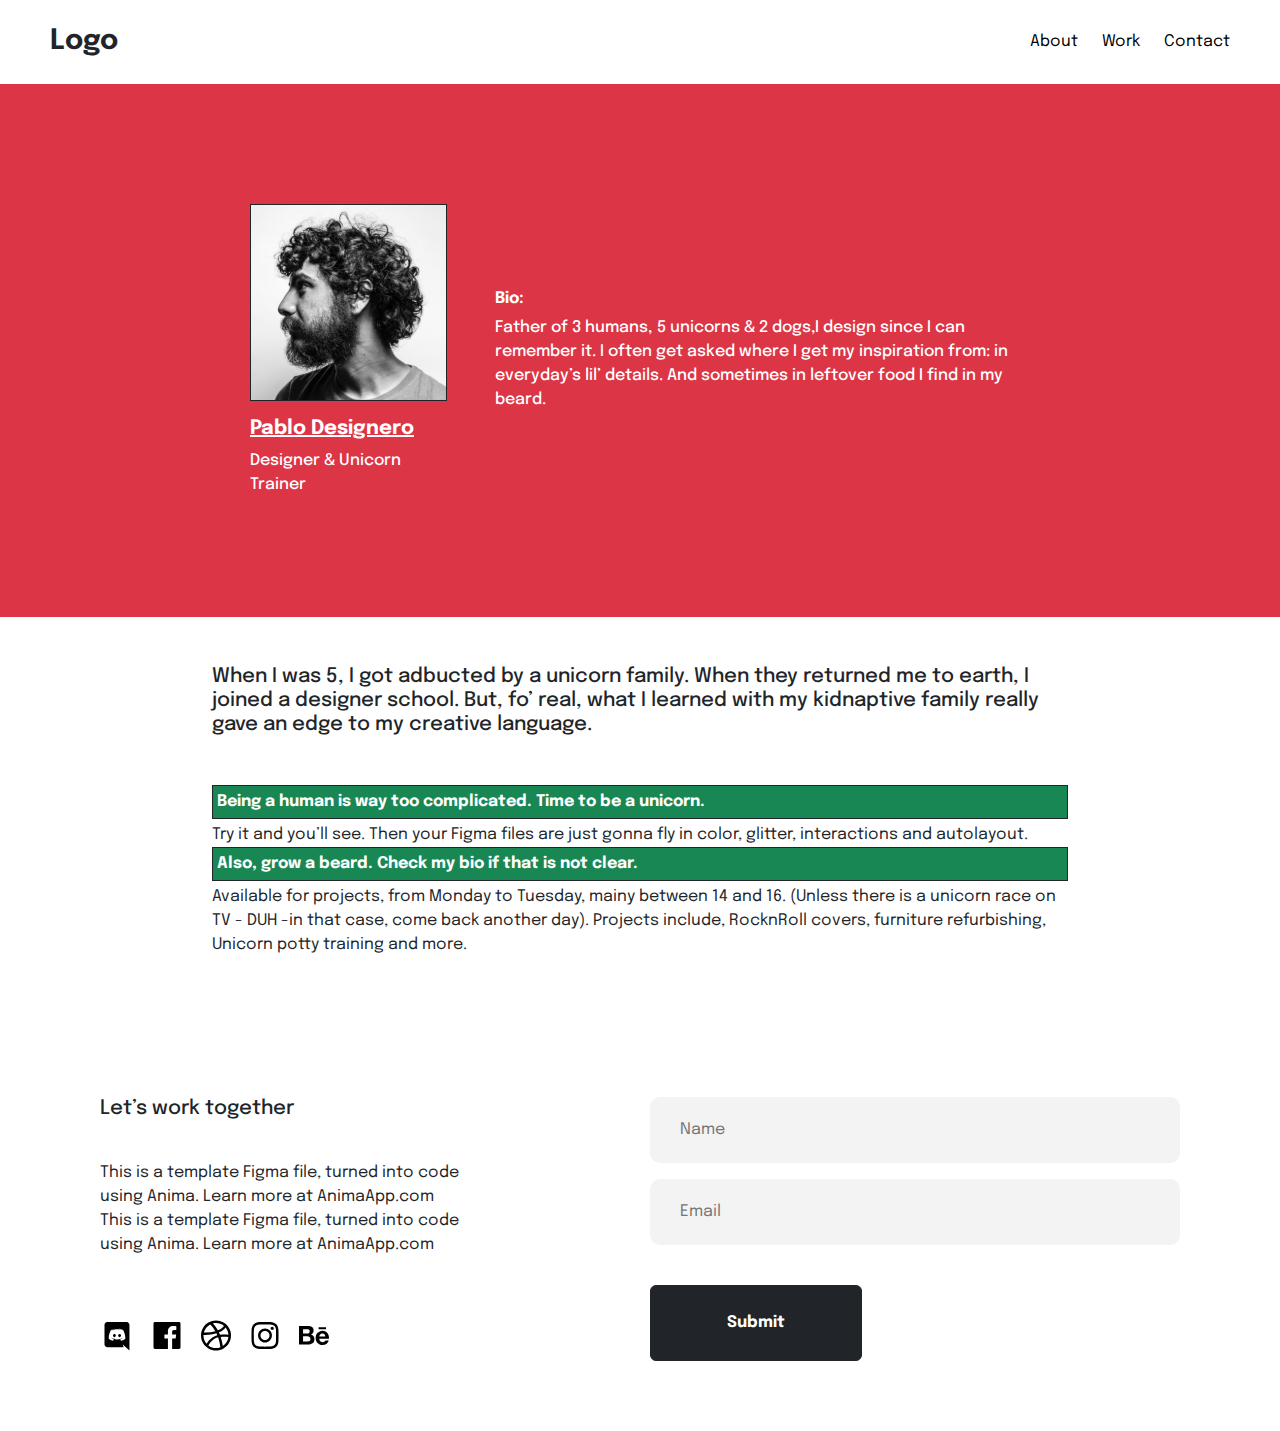
<file: index.html>
<!DOCTYPE html>
<html lang="en">
<head>
    <meta charset="UTF-8">
    <meta name="viewport" content="width=device-width, initial-scale=1.0">
    <title>Git/Github</title>
    <link href="https://cdn.jsdelivr.net/npm/bootstrap@5.3.3/dist/css/bootstrap.min.css" rel="stylesheet" integrity="sha384-QWTKZyjpPEjISv5WaRU9OFeRpok6YctnYmDr5pNlyT2bRjXh0JMhjY6hW+ALEwIH" crossorigin="anonymous">
    <script src="https://cdn.jsdelivr.net/npm/bootstrap@5.3.3/dist/js/bootstrap.bundle.min.js" integrity="sha384-YvpcrYf0tY3lHB60NNkmXc5s9fDVZLESaAA55NDzOxhy9GkcIdslK1eN7N6jIeHz" crossorigin="anonymous"></script>
    <link rel="preconnect" href="https://fonts.googleapis.com">
    <link rel="preconnect" href="https://fonts.gstatic.com" crossorigin>
    <link href="https://fonts.googleapis.com/css2?family=Epilogue:ital,wght@0,100..900;1,100..900&display=swap" rel="stylesheet">   
    <link rel="stylesheet" href="./index.css">
</head>
<body>
    <header class="header d-flex align-items-center justify-content-between" style="padding: 25px 50px;">
        <h2 class="fs-3 fw-bolder">Logo</h2>

        <nav class="d-flex gap-4 f-2">
    
            <a  class="text-decoration-none text-black" href="https://www.britannica.com/biography/Leonardo-da-Vinci">About</a>
            <a  class="text-decoration-none text-black" href="https://www.britannica.com/biography/Leonardo-da-Vinci">Work</a>
            <a  class="text-decoration-none text-black" href="https://www.britannica.com/biography/Leonardo-da-Vinci">Contact</a>
    
        </nav>
    </header>

    <section class="d-flex justify-content-center bg-danger text-white">
        <div class="d-flex align-items-center gap-5" style="width: 780px; padding: 120px 0px;">
            <div class="profile-section">
                <img src="./Image.svg" alt="profile" class="border border-dark">
    
                <h4 class="text-decoration-underline fw-bolder fs-5 mt-3">Pablo Designero</h4>
                <p class="fw-medium fs-6">Designer & Unicorn </br> Trainer</p>
            </div>
            <div class="bio-p" style="width: 515px;">
                <h5 class="fs-6 fw-bolder">Bio:</h5>
                <p class="fw-medium">
                    Father of 3 humans, 5 unicorns & 2 dogs,I design since I can remember it.
                    I often get asked where I get my inspiration from: in everyday’s lil’ details. And sometimes in leftover food I find in my beard.
                </p>
            </div>
        </div>
    </section>

    <section class="about-section container" style="width: 880px;">
        <h5 class="about-p mt-5">
            When I was 5, I got adbucted by a unicorn family.
            When they returned me to earth, I joined a designer school. But, fo’ real, what I learned with my kidnaptive family really gave an edge to my creative language.
        </h5>

        <div class="bg-success mt-5 p-1 border border-dark text-white fw-bold">
            Being a human is way too complicated. Time to be a unicorn.
        </div>
        <p class="mt-1">
            Try it and you’ll see. Then your Figma files are just gonna fly in color, glitter, interactions and autolayout.
        </p>
        <div class="bg-success p-1 border border-dark text-white fw-bold">
            Also, grow a beard. Check my bio if that is not clear.
        </div>
        <p class="mt-1">
            Available for projects, from Monday to Tuesday, mainy between 14 and 16. (Unless there is a unicorn race on TV - DUH -in that case, come back another day).
            Projects include, RocknRoll covers, furniture refurbishing, Unicorn potty training and more.    
        </p>
    </section>

    <footer class="register-section" style="margin-top: 70px; padding: 70px 0px;">
        <div class="d-flex justify-content-center"> 
            <div class="first-card" style="width:360px;">
                <div class="card-body">
                  <h5 class="card-title">Let’s work together</h5>
                  <p class="card-text" style="margin-top: 40px;">
                    This is a template Figma file, turned into code using Anima. Learn more at AnimaApp.com This is a template Figma file, turned into code using Anima.
                    Learn more at AnimaApp.com
                  </p>
                  <img src="./Social icons.svg" style="margin-top: 60px;" alt="Icons">
                </div>
            </div>
            <div class="register-box" style="width:530px; margin-left: 190px;">
                <div class="d-flex flex-column gap-3">
                    <input type="text"  class="register-input" placeholder="Name">
                    <input type="text"  class="register-input" placeholder="Email">
                </div>

                <button type="button" class="btn btn-dark fw-bolder" style="padding: 25px; margin-top: 40px; width: 40%;">Submit</button>
            </div>
        </div>
    </footer>
</body>
</html>
</file>
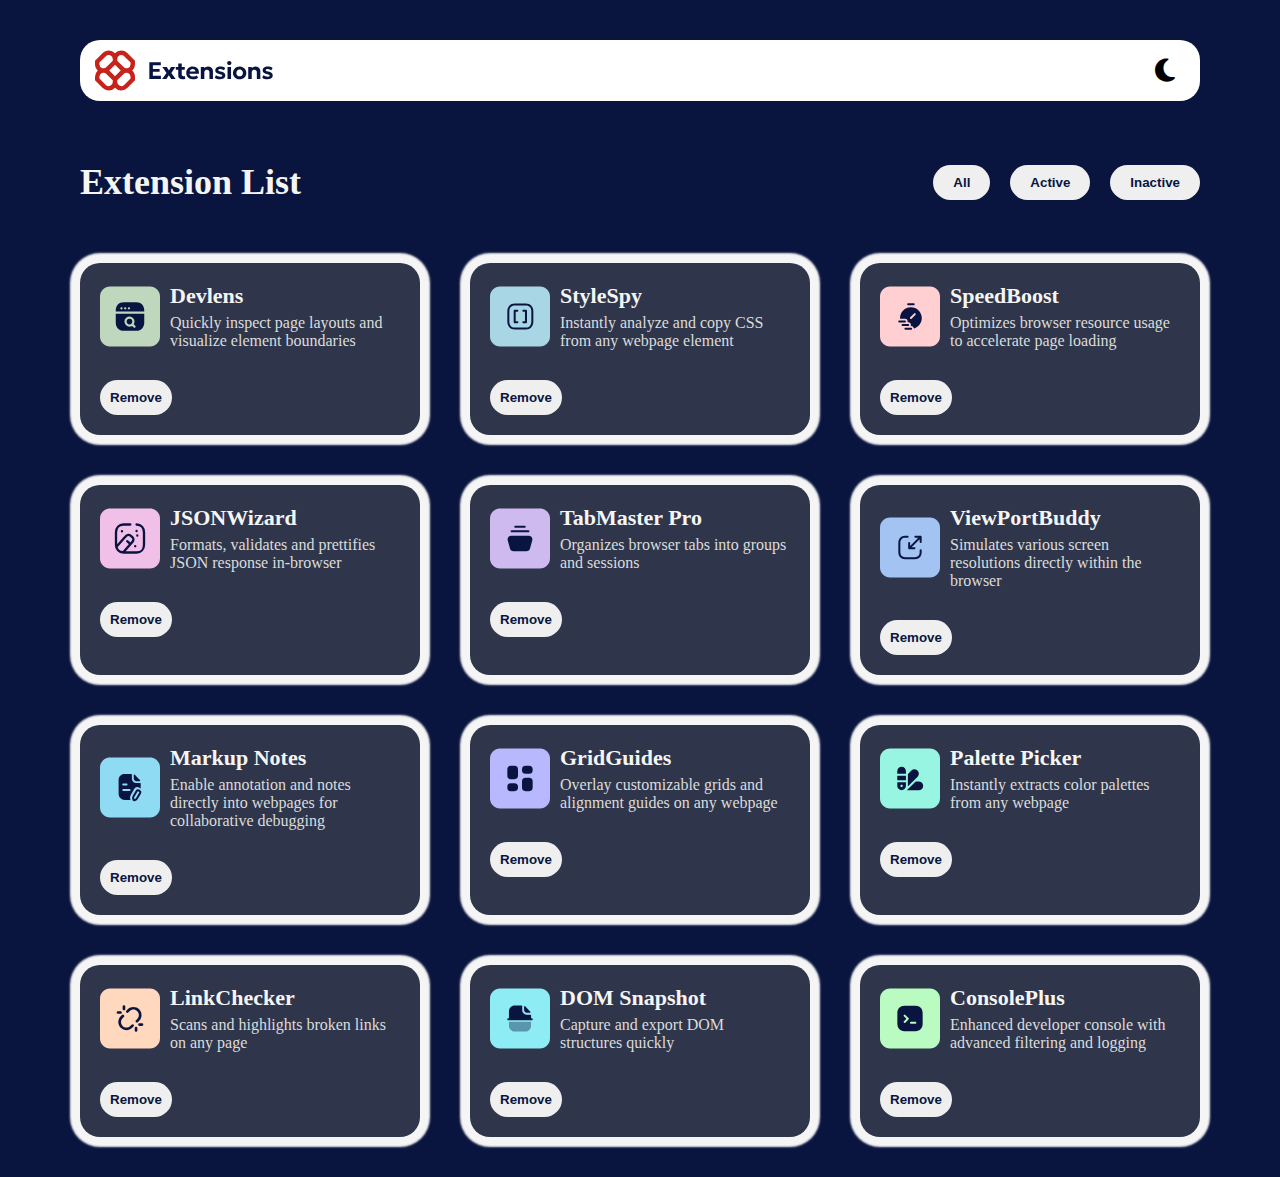
<file: Manager-UI/index.html>
<!DOCTYPE html>
<html lang="en">
<head>
  <meta charset="UTF-8" />
  <meta name="viewport" content="width=device-width, initial-scale=1.0" />
  <link rel="icon" type="image/png" sizes="32x32" href="./assets/images/favicon-32x32.png" />
  <link
    rel="stylesheet"
    href="https://cdnjs.cloudflare.com/ajax/libs/font-awesome/6.7.2/css/all.min.css"
    integrity="sha512-Evv84Mr4kqVGRNSgIGL/F/aIDqQb7xQ2vcrdIwxfjThSH8CSR7PBEakCr51Ck+w+/U6swU2Im1vVX0SVk9ABhg=="
    crossorigin="anonymous"
    referrerpolicy="no-referrer"
  />
  <title>Manager UI</title>
  <link rel="stylesheet" href="style.css" />
</head>
<body>
  <div class="web-background" id="background">
    <header>
      <div class="header" id="header">
        <img src="./assets/images/logo.svg" alt="Web-Logo" />

        <button class="theme-btn" id="theme-toggle">
          <i class="fa-solid fa-sun fa-2xl"></i>
          <i class="fa-solid fa-moon fa-2xl"></i>
        </button>
      </div>
    </header>

    <section class="nav-bar-section">
      <div class="flex">
        <h1>Extension List</h1>

        <div class="nav-bar">
          <button id="all-btn">All</button>
          <button id="active-btn">Active</button>
          <button id="inactive-btn">Inactive</button>
        </div>
      </div>
    </section>

    <section class="card-section">
      <div class="card-container">
        <!-- Card 1 -->
        <div class="card">
          <div class="card-info">
            <img src="./assets/images/logo-devlens.svg" alt="Devlens Logo" />
            <div class="card-description">
              <h3>Devlens</h3>
              <p>Quickly inspect page layouts and visualize element boundaries</p>
            </div>
          </div>
          <button class="remove-btn">Remove</button>
        </div>

        <!-- Card 2 -->
        <div class="card">
          <div class="card-info">
            <img src="./assets/images/logo-style-spy.svg" alt="StyleSpy Logo" />
            <div class="card-description">
              <h3>StyleSpy</h3>
              <p>Instantly analyze and copy CSS from any webpage element</p>
            </div>
          </div>
          <button class="remove-btn">Remove</button>
        </div>

        <!-- Card 3 -->
        <div class="card">
          <div class="card-info">
            <img src="./assets/images/logo-speed-boost.svg" alt="SpeedBoost Logo" />
            <div class="card-description">
              <h3>SpeedBoost</h3>
              <p>Optimizes browser resource usage to accelerate page loading</p>
            </div>
          </div>
          <button class="remove-btn">Remove</button>
        </div>

        <!-- Card 4 -->
        <div class="card">
          <div class="card-info">
            <img src="./assets/images/logo-json-wizard.svg" alt="JSONWizard Logo" />
            <div class="card-description">
              <h3>JSONWizard</h3>
              <p>Formats, validates and prettifies JSON response in-browser</p>
            </div>
          </div>
          <button class="remove-btn">Remove</button>
        </div>

        <!-- Card 5 -->
        <div class="card">
          <div class="card-info">
            <img src="./assets/images/logo-tab-master-pro.svg" alt="TabMaster Pro Logo" />
            <div class="card-description">
              <h3>TabMaster Pro</h3>
              <p>Organizes browser tabs into groups and sessions</p>
            </div>
          </div>
          <button class="remove-btn">Remove</button>
        </div>

        <!-- Card 6 -->
        <div class="card">
          <div class="card-info">
            <img src="./assets/images/logo-viewport-buddy.svg" alt="ViewPortBuddy Logo" />
            <div class="card-description">
              <h3>ViewPortBuddy</h3>
              <p>Simulates various screen resolutions directly within the browser</p>
            </div>
          </div>
          <button class="remove-btn">Remove</button>
        </div>

        <!-- Card 7 -->
        <div class="card">
          <div class="card-info">
            <img src="./assets/images/logo-markup-notes.svg" alt="Markup Notes Logo" />
            <div class="card-description">
              <h3>Markup Notes</h3>
              <p>Enable annotation and notes directly into webpages for collaborative debugging</p>
            </div>
          </div>
          <button class="remove-btn">Remove</button>
        </div>

        <!-- Card 8 -->
        <div class="card">
          <div class="card-info">
            <img src="./assets/images/logo-grid-guides.svg" alt="GridGuides Logo" />
            <div class="card-description">
              <h3>GridGuides</h3>
              <p>Overlay customizable grids and alignment guides on any webpage</p>
            </div>
          </div>
          <button class="remove-btn">Remove</button>
        </div>

        <!-- Card 9 -->
        <div class="card">
          <div class="card-info">
            <img src="./assets/images/logo-palette-picker.svg" alt="Palette Picker Logo" />
            <div class="card-description">
              <h3>Palette Picker</h3>
              <p>Instantly extracts color palettes from any webpage</p>
            </div>
          </div>
          <button class="remove-btn">Remove</button>
        </div>

        <!-- Card 10 -->
        <div class="card">
          <div class="card-info">
            <img src="./assets/images/logo-link-checker.svg" alt="LinkChecker Logo" />
            <div class="card-description">
              <h3>LinkChecker</h3>
              <p>Scans and highlights broken links on any page</p>
            </div>
          </div>
          <button class="remove-btn">Remove</button>
        </div>

        <!-- Card 11 -->
        <div class="card">
          <div class="card-info">
            <img src="./assets/images/logo-dom-snapshot.svg" alt="DOM Snapshot Logo" />
            <div class="card-description">
              <h3>DOM Snapshot</h3>
              <p>Capture and export DOM structures quickly</p>
            </div>
          </div>
          <button class="remove-btn">Remove</button>
        </div>

        <!-- Card 12 -->
        <div class="card">
          <div class="card-info">
            <img src="./assets/images/logo-console-plus.svg" alt="ConsolePlus Logo" />
            <div class="card-description">
              <h3>ConsolePlus</h3>
              <p>Enhanced developer console with advanced filtering and logging</p>
            </div>
          </div>
          <button class="remove-btn">Remove</button>
        </div>
      </div>
    </section>
  </div>

  <script src="main.js"></script>
</body>
</html>
</file>
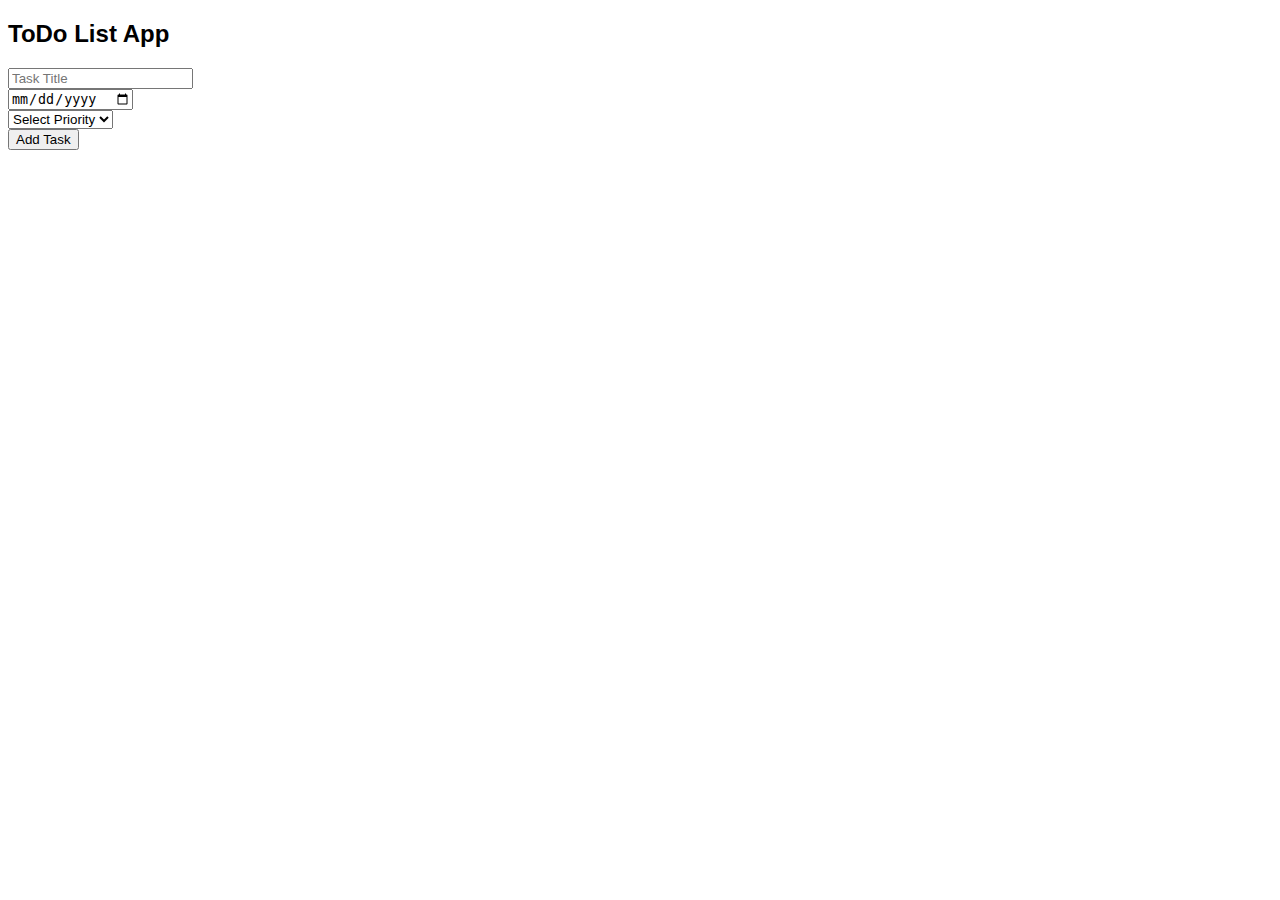
<file: To Do List App/index.html>
<!DOCTYPE html>
<html lang="en">

<head>
    <meta charset="UTF-8">
    <meta name="viewport" content="width=device-width, initial-scale=1.0">
    <link href="https://cdn.jsdelivr.net/npm/bootstrap@5.3.5/dist/css/bootstrap.min.css" rel="stylesheet"
        integrity="sha384-SgOJa3DmI69IUzQ2PVdRZhwQ+dy64/BUtbMJw1MZ8t5HZApcHrRKUc4W0kG879m7" crossorigin="anonymous">
    <script src="https://cdn.jsdelivr.net/npm/bootstrap@5.3.5/dist/js/bootstrap.bundle.min.js"
        integrity="sha384-k6d4wzSIapyDyv1kpU366/PK5hCdSbCRGRCMv+eplOQJWyd1fbcAu9OCUj5zNLiq"
        crossorigin="anonymous"></script>
    <link rel="stylesheet" href="./style.css">
    <title>To Do List App</title>
</head>

<body>
    <section class="bg-light vh-100">

        <div class="container py-5">
            <h2 class="text-center mb-4">ToDo List App</h2>

            <form id="task-form" class="mb-4">
                <div class="row g-3">
                    <div class="col-md-4">
                        <input type="text" class="form-control" id="title" placeholder="Task Title" required />
                    </div>

                    <div class="col-md-3">
                        <input type="date" class="form-control" id="due-date" required />
                    </div>

                    <div class="col-md-3">
                        <select class="form-select" id="priority" required>
                            <option value="">Select Priority</option>
                            <option value="Easy">Easy</option>
                            <option value="Medium">Medium</option>
                            <option value="Hard">Hard</option>
                        </select>
                    </div>

                    <div class="col-md-2">
                        <button type="submit" class="btn btn-primary w-100">Add Task</button>
                    </div>
                </div>
            </form>

            <div id="task-list">

            </div>
        </div>
    </section>

    <script src="./main.js"></script>
</body>

</html>
</file>
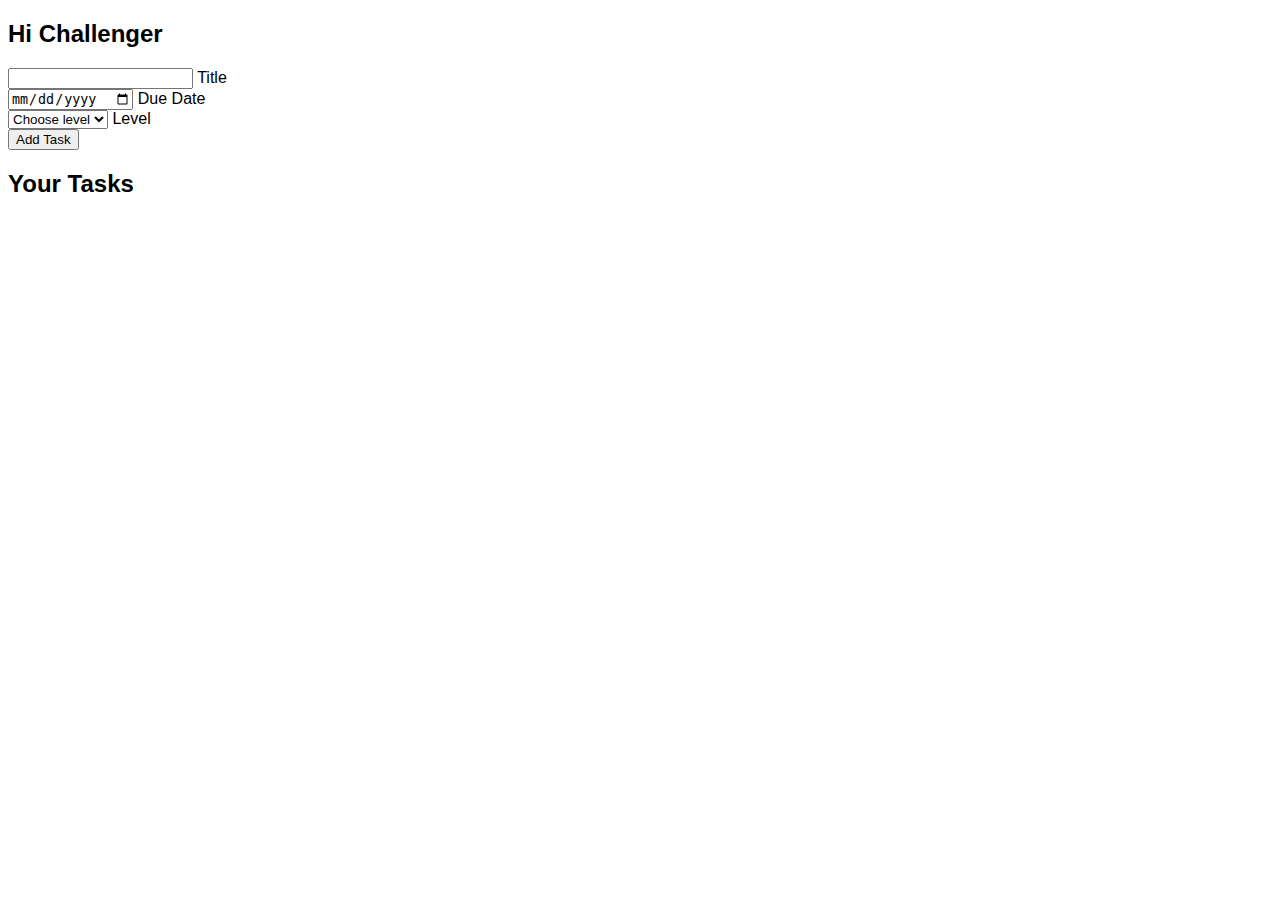
<file: ToDoList App/index.html>
<!DOCTYPE html>
<html lang="en">
<head>
  <meta charset="UTF-8">
  <meta name="viewport" content="width=device-width, initial-scale=1.0">
  <link rel="stylesheet" href="./style.css">
  <link href="https://cdn.jsdelivr.net/npm/bootstrap@5.3.5/dist/css/bootstrap.min.css" rel="stylesheet"
        integrity="sha384-SgOJa3DmI69IUzQ2PVdRZhwQ+dy64/BUtbMJw1MZ8t5HZApcHrRKUc4W0kG879m7" crossorigin="anonymous">
    <script src="https://cdn.jsdelivr.net/npm/bootstrap@5.3.5/dist/js/bootstrap.bundle.min.js"
        integrity="sha384-k6d4wzSIapyDyv1kpU366/PK5hCdSbCRGRCMv+eplOQJWyd1fbcAu9OCUj5zNLiq"
        crossorigin="anonymous"></script>
  <title>Document</title>
</head>
<body>
  <div class="d-flex  vh-100 flex-md-row flex-column">
    <div class="col-md-4 col-12 p-4 bg-light" id="userform">
      <form id="form">
        <h2 class="mb-3">Hi Challenger</h2>

        <div class="form-floating mb-3">
            <input type="text" class="form-control" id="title" required>
            <label for="title">Title</label>
        </div>

        <div class="form-floating mb-3">
          <input type="date" class="form-control" id="duedate" name="dueDate" required>
          <label for="dueDate" class="form-label">Due Date</label>
        </div>

        <div class="dropdown form-floating mb-3 ">
          <select class="form-select" id="levelbtn" required>
            <option value="">Choose level</option>
            <option value="easy">Easy</option>
            <option value="medium">Medium</option>
            <option value="hard">Hard</option>
          </select>
          <label for="levelbtn">Level</label>
      </div>

        <button class="btn btn-outline-primary col-12 py-3" id="submit">Add Task</button>
      </form>
    </div>

    <div class="bg-secondary col-md-8 col-12 p-4">
      <h2 class="mb-3">Your Tasks</h2>

      <div id="task-list" class="d-flex flex-wrap gap-3">






      </div>

    </div>  
  </div>

  <script src="main.js"></script>
</body>
</html>
</file>
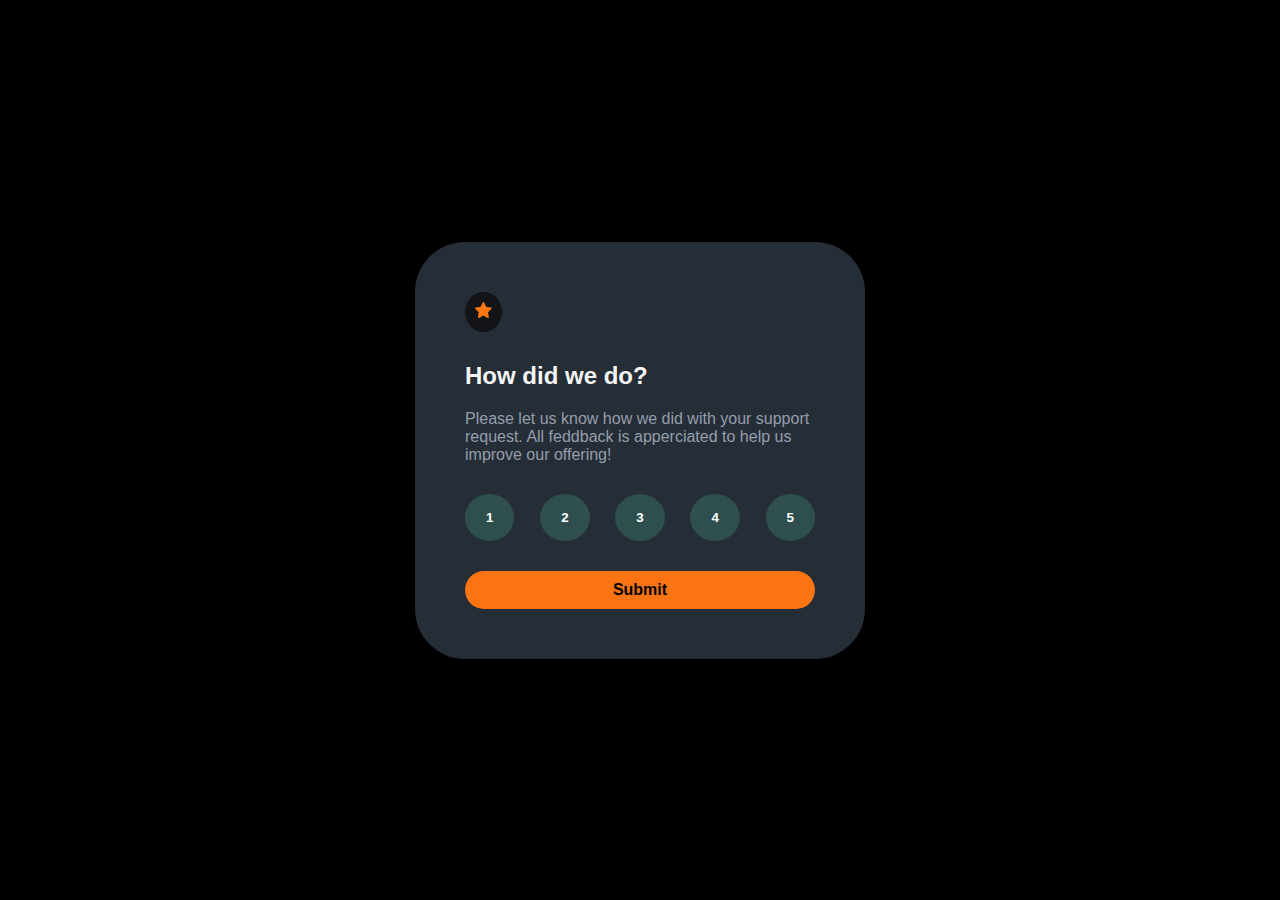
<file: Rate System/interactive-rating-component-main/index.html>
<!DOCTYPE html>
<html lang="en">
<head>
  <meta charset="UTF-8">
  <meta name="viewport" content="width=device-width, initial-scale=1.0"> <!-- displays site properly based on user's device -->
  <link rel="icon" type="image/png" sizes="32x32" href="./images/favicon-32x32.png">
  <title>Frontend Mentor | Interactive rating component</title>
  <link rel="stylesheet" href="./style.css">
</head>
<body>
  <div class="rate-box">
    <div class="container">
        <div class="star">
          <img src="./images/icon-star.svg" alt="star-icon">
        </div>

        <div class="rate-box-info">
          <h2>How did we do?</h2>
          <p>
            Please let us know how we did with your support
            request. All feddback is apperciated to help us 
            improve our offering!
          </p>
        </div>

        <div class="rates">
          <button class="rate-numbers">1</button>
          <button class="rate-numbers">2</button>
          <button class="rate-numbers">3</button>
          <button class="rate-numbers">4</button>
          <button class="rate-numbers">5</button>
        </div>

        <button class="submit-btn" id="submit">Submit</button>
    </div>

    <div class="thanks-box">
      <div>
        <img src="./images/illustration-thank-you.svg" alt="">
      </div>

      <button class="thanks-btn">You select 4 of 5</button>

      <h2>Thank You</h2>
      <p>
        We apperciate you taking time to give us rating.
        if you ever need more support, don't hesitiate to get in touch!
      </p>
    </div>
  </div>


  <script src="./main.js"></script>
</body>
</html>
</file>
<file: index.css>
body {
    font-family: "Epilogue", serif;
    margin: 0;
    padding: 0;
    cursor: pointer;
}

h2,a,p {
    margin: 0;
    padding: 0;
}

.register-input {
    width: 100%;
    box-sizing: border-box;
    background-color: #F3F3F3;
    padding: 21px 30px;
    outline: none;
    border: none;
    border-radius: 10px;
}
</file>
<file: Manager-UI/style.css>
* {
    margin: 0;
    padding: 0;
}


.web-background {
    background-color: hsl(227, 75%, 14%);
    padding: 40px 80px;
    min-height: 100vh; 
    box-sizing: border-box;
}

.header {
    display: flex;
    align-items: center;
    justify-content: space-between;
    background-color: white;
    padding: 10px 15px;
    border-radius: 20px;
}

.theme-btn {
    padding: 20px 10px;
    border: none;
    border-radius: 100%;
    background-color: transparent;
    cursor: pointer;
    transition: background-color 0.5s ease;
}

.fa-sun {
    display: none;
}

.fa-moon {
    display: block;
}

.theme-btn:hover {
    background-color:gold;
}

/* nav-bar */

.nav-bar-section {
    padding: 60px 0px;
}

.nav-bar-section h1 {
    color: whitesmoke;
    font-size: 36px;
}

.flex {
    display: flex;
    align-items: center;
    justify-content: space-between;
}

.nav-bar {
    display: flex;
    gap: 20px;
    align-items: center;
}

.nav-bar button {
    padding: 10px 20px;
    border: none;
    border-radius: 20px;
    color: hsl(227, 75%, 14%);
    font-weight: bold;
    transition: background-color 0.5s ease;
    cursor: pointer;
}

.nav-bar button:hover {
    background-color: limegreen;
    padding: 10px 30px;
}

/* card-container */

.card-container {
    display: grid;
    grid-template-columns: repeat(3, 1fr);
    gap: 50px;
}

.card {
    background-color: hsl(225, 23%, 24%);
    border-radius: 20px;
    padding: 20px;
    box-shadow: 0px 0px 2px 10px whitesmoke;
}

.card-info {
    display: flex;
    gap: 10px;
}

.card h3 {
    color: whitesmoke;
    font-weight: bolder;
    font-size: 22px;
}

.card p {
    margin-top: 5px;
    color: gainsboro;
}

.card button {
    margin-top: 30px;
    padding: 10px;
    border-radius: 20px;
    border: none;
    color: hsl(227, 75%, 14%);
    font-weight: bolder;
    transition: background-color 0.5s ease;
    cursor: pointer;
}

.card button:hover {
    background-color: darkred;
    color: white;
    padding: 10px 20px;
}

@media (max-width: 768px) {

    body {
        background-color: hsl(227, 75%, 14%);
        padding: 30px 50px;
        box-sizing: border-box;
    }
    .flex {
        display: flex;
        flex-direction: column;
        gap: 20px;
        justify-content: center;
    }

    .card-container {
        grid-template-columns: 1fr;
    }
}
</file>
<file: To Do List App/style.css>
body {
    font-family: Arial, Helvetica, sans-serif;
}
</file>
<file: ToDoList App/style.css>
body {
    font-family: Arial, Helvetica, sans-serif;
}

/* Chrome, Safari, Edge, Opera */
input::-webkit-outer-spin-button,
input::-webkit-inner-spin-button {
    -webkit-appearance: none;
    margin: 0;
}

/* Firefox */
input[type=number] {
    -moz-appearance: textfield;
}
</file>
<file: Rate System/interactive-rating-component-main/style.css>
* {
    padding: 0;
    margin: 0;
    box-sizing: border-box;
}

body {
    display: flex;
    justify-content: center;
    align-items: center;
    min-height: 100vh;
    background-color: black;
    font-family: Arial, Helvetica, sans-serif;
}

.rate-box {
    background-color: hsl(213, 19%, 18%);
    border-radius: 50px;
}

.container {
    display: flex;
    gap: 30px;
    flex-direction: column;
    align-items: start;
    padding: 50px;
}

.star {
    background-color: hsl(216, 12%, 8%);
    border-radius: 100%;
    padding: 10px;
}

.rate-box-info {
    display: flex;
    flex-direction: column;
    gap: 20px;
}

.rate-box-info h2 {
    color: whitesmoke;
    font-weight: bold;
}

.container p {
    color: hsl(217, 12%, 63%);
    max-width: 350px;
}

.rates {
    width: 100%;
    display: flex;
    align-items: center;
    justify-content: space-between;
    gap: 20px;
}

.rate-numbers {
    background-color: darkslategray;
    border-radius: 100%;
    border: 1px solid transparent;
    padding: 15px 20px;
    color: white;
    font-weight: bold;
    transition: background-color 0.3s ease, border-color 0.3s ease;
    cursor: pointer;
}

.rate-numbers:hover {
    background-color: hsl(25, 97%, 53%);
    border-color: white;
}

.rate-numbers.active {
    background-color: hsl(25, 97%, 53%);
    border-color: white;
    color: white;
}

.submit-btn{
    width: 100%;
    padding: 10px;
    border-radius: 20px;
    border: none;
    background-color: hsl(25, 97%, 53%);
    font-size: 16px;
    font-weight: bold;
}

/* Thnks box */

.thanks-box{
    display: flex;
    gap: 30px;
    flex-direction: column;
    align-items: center;
    justify-content: center;
    padding: 50px;
    display: none;
}

.thanks-btn {
    border-radius: 20px;
    padding: 10px 30px;
    border: none;
    background-color: hsl(216, 12%, 8%);
    color: hsl(25, 97%, 53%);
    font-weight: bold;
}

.thanks-box h2 {
    color: white;
}

.thanks-box p {
    color: hsl(217, 12%, 63%);
    max-width: 350px;
    text-align: center;
    line-height: 25px;
}
</file>
